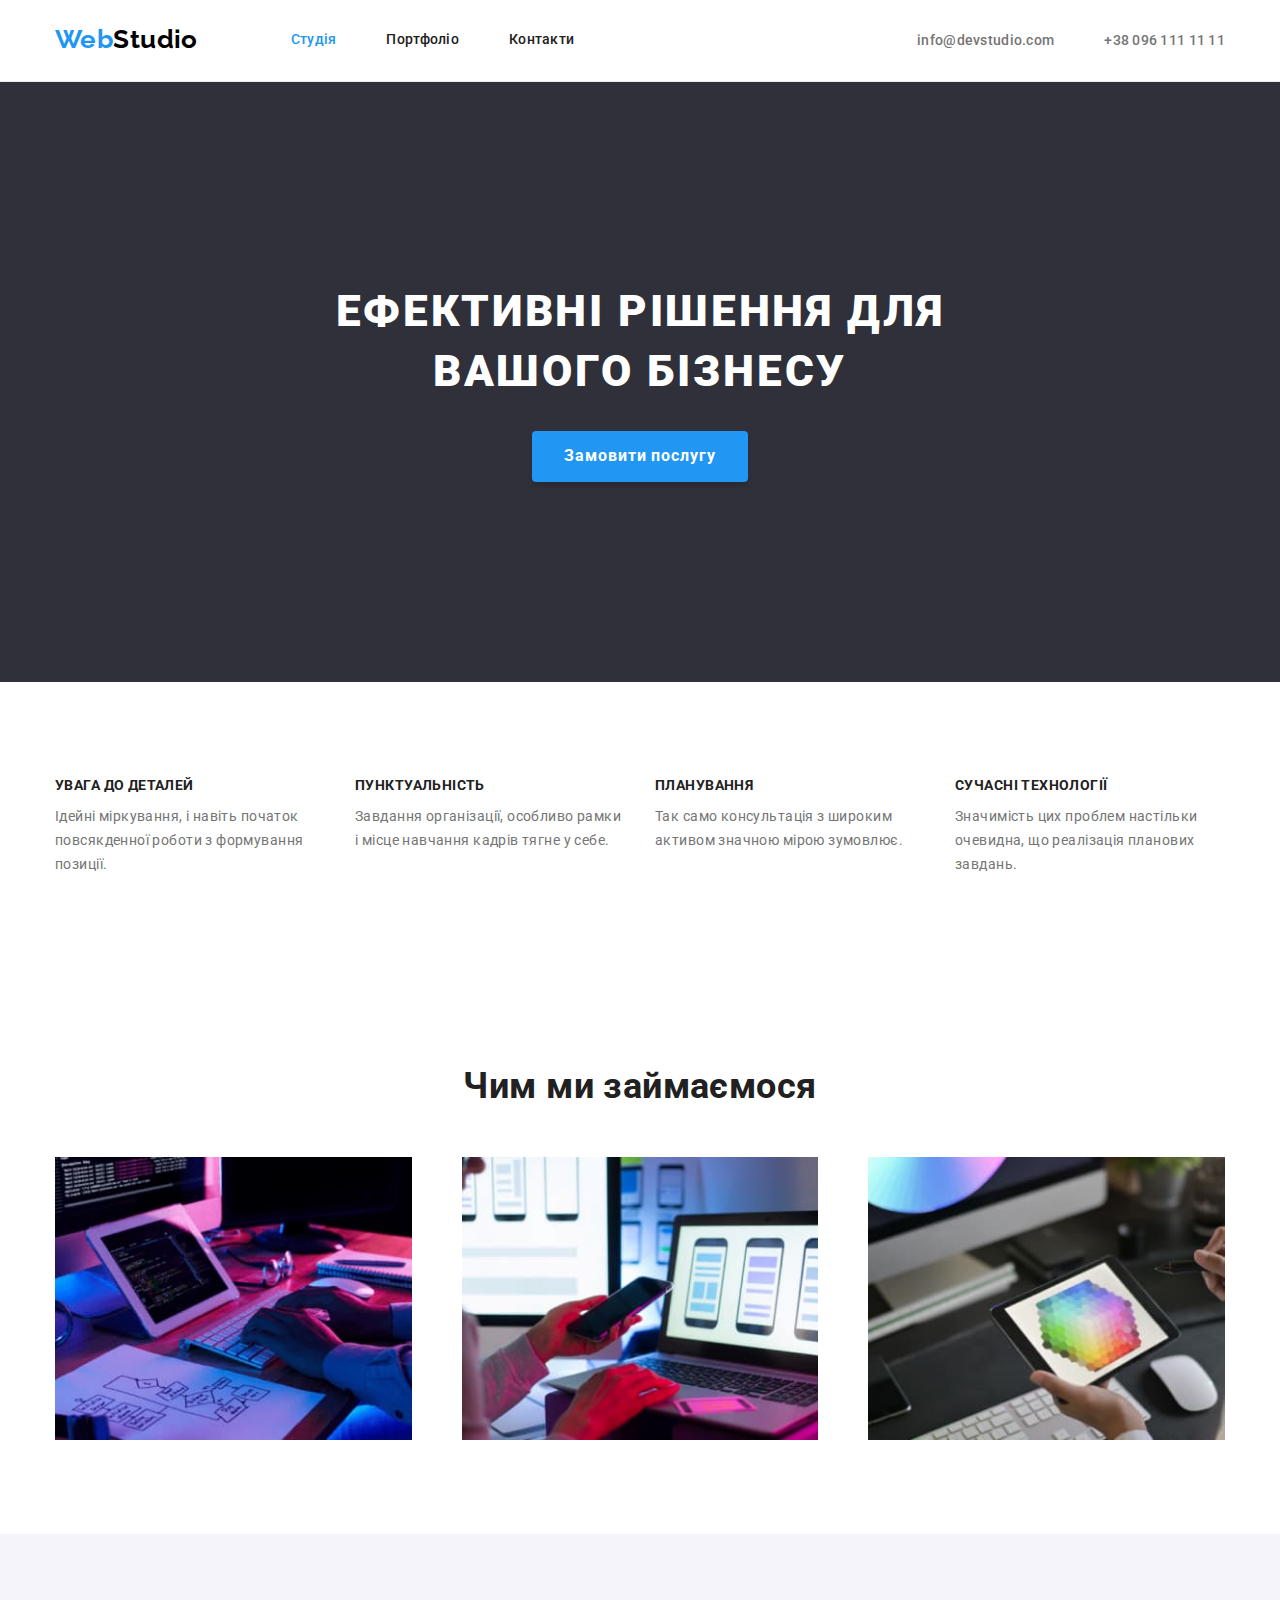
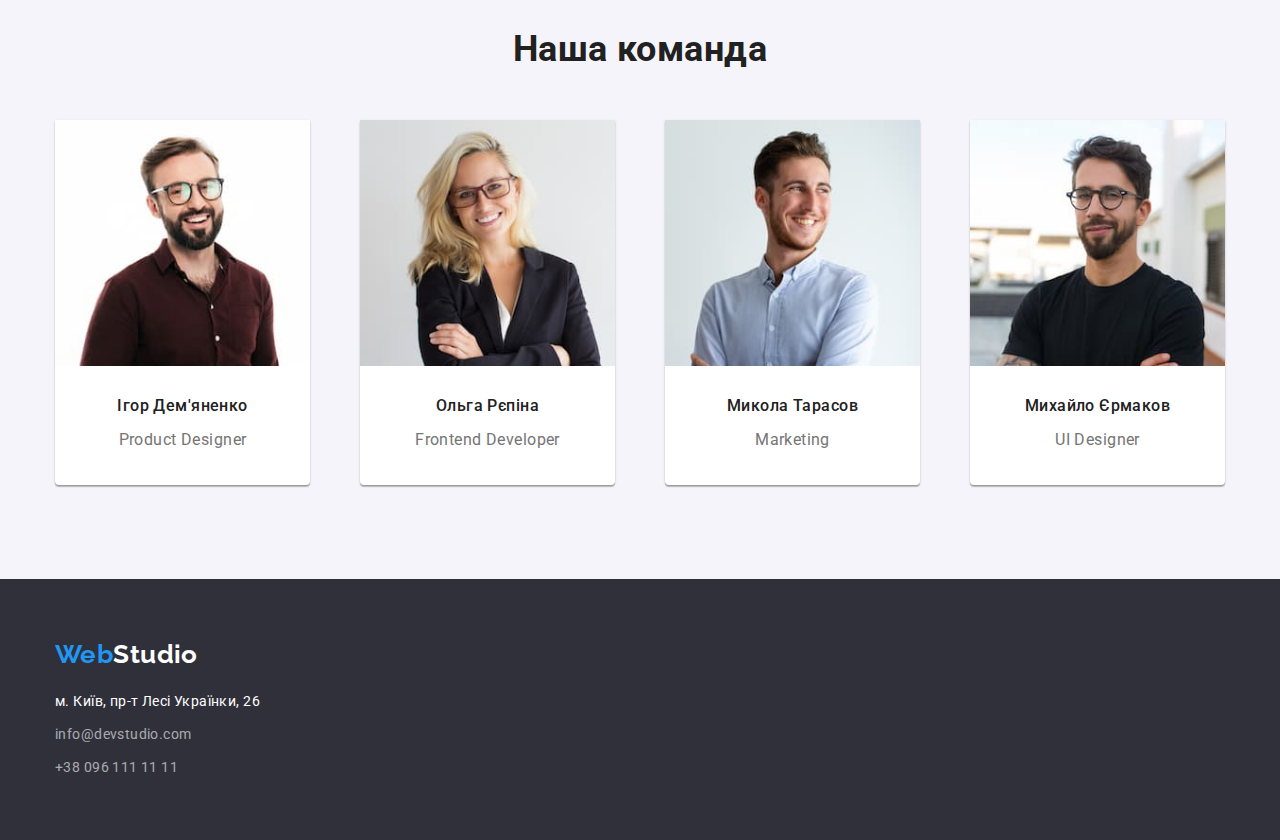
<file: index.html>
<!DOCTYPE html>
<html lang="uk">
<head>
    <meta charset="UTF-8">
    <meta http-equiv="X-UA-Compatible" content="IE=edge">
    <meta name="viewport" content="width=device-width, initial-scale=1.0">
    <title>WebStudio</title>
    <link href="https://fonts.googleapis.com/css2?family=Raleway:wght@700&family=Roboto:wght@400;500;700;900&display=swap"
        rel="stylesheet">
    <link rel="stylesheet" href="https://cdnjs.cloudflare.com/ajax/libs/modern-normalize/1.1.0/modern-normalize.min.css">
    <link rel="stylesheet" href="./css/styles.css">
</head>
<body>
    <!-- Шапка сайту -->
    <header class="pages-header">
        <!-- головна навігація -->
        <div class="container nav">
            <nav class="main-nav">
                <a class="logo link" href="./index.html"> <span class="logo-web" lang="en">Web</span><span lang="en">Studio</span></a>
                    <ul class="site-nav list">
                        <li class="items"><a href=" index.html" class="link current">Студія</a></li>
                        <li class="items"><a href="./portfolio.html" class="link">Портфоліо</a></li>
                        <li class="items"><a href="" class="link">Контакти</a></li>
                    </ul>
            </nav>
            <ul class="auth-nav list">
                <li class="items"><a href="mailto:info@devstudio.com" class="link" lang="en">info@devstudio.com</a></li>
                <li class="items"><a href="telto:+380961111111" class="link">+38 096 111 11 11</a></li>
            </ul>
        </div>
    </header>
    <!-- Основний контент -->
    <main>
            <!-- банер -->
            <div class="hero-box">
                <section class="hero">
                    <h1 class="hero-title">Ефективні рішення для вашого бізнесу</h1>
                    <button class="hero-button" type="button">Замовити послугу</button>
                </section>
            </div>
            <!-- Переваги компанії -->
            <section class="section">
                <div class="container">
                    <h2 class="hidden-title"> Переваги компанії </h2>
                    <ul class="list features">
                        <li class="features-description">
                            <h3 class="title">Увага до деталей</h3>
                            <p class="features-text">Ідейні міркування, і навіть початок повсякденної роботи з формування позиції.</p>
                        </li>
                    
                        <li class="features-description">
                            <h3 class="title">Пунктуальність</h3>
                            <p class="features-text">Завдання організації, особливо рамки і місце навчання кадрів тягне у себе.</p>
                        </li>
                    
                        <li class="features-description">
                            <h3 class="title">Планування</h3>
                            <p class="features-text">Так само консультація з широким активом значною мірою зумовлює.</p>
                        </li>
                    
                        <li class="features-description">
                            <h3 class="title">Сучасні технології</h3>
                            <p class="features-text">Значимість цих проблем настільки очевидна, що реалізація планових завдань.</p>
                        </li>
                    </ul>
                </div>               
            </section>

            <!-- Чим займається -->
            <section class="section">
                <div class="container">
                    <h2 class="section-title">Чим ми займаємося</h2>
                    <ul class="services list">
                        <li class="items">
                            <img src="./images/laptop.jpg" alt="Програмування коду" width="370">
                        </li>
                        <li class="items">
                            <img src="./images/phone.jpg" alt="Розробка інтерфейсу" width="370">
                        </li>
                        <li class="items">
                            <img src="./images/design.jpg" alt="Розробка дизайну" width="370">
                        </li>
                    </ul>
                </div>        
            </section>

            <!-- Команда -->
            <section class="teem section">
                <div class="container">
                    <h2 class="section-title">Наша команда</h2>
                    <ul class="team list">
                        <li class="items">
                            <img class="teem-photo" src="./images/product-designer.jpg" alt="Продакт менеджер" width="270">
                            <h3 class="team-title">Ігор Дем'яненко</h3>
                            <p lang="en" class="team-text">Product Designer</p>
                        </li>
                        <li class="items">
                            <img class="teem-photo" src="./images/frontend-develope.jpg" alt="Фронтенд розробник" width="270">
                            <h3 class="team-title">Ольга Рєпіна</h3>
                            <p lang="en" class="team-text">Frontend Developer</p>
                        </li>
                        <li class="items">
                            <img class="teem-photo" src="./images/marketing.jpg" alt="Маркетолог" width="270">
                            <h3 class="team-title">Микола Тарасов</h3>
                            <p lang="en" class="team-text">Marketing</p>
                        </li>
                        <li class="items">
                            <img class="teem-photo" src="./images/ul-designer.jpg" alt="Креативний дизайнер" width="270">
                            <h3 class="team-title">Михайло Єрмаков</h3>
                            <p lang="en" class="team-text">UI Designer</p>
                        </li>
                    </ul>
                </div>
            </section>
    </main>
    <!-- підвал -->
    <footer class="footer">
            <div class="lower container">
                <a class="logo" href="./index.html"><span class="logo-web" lang="en">Web</span><span lang="en">Studio</span></a>
                <address>
                    <ul class="address">
                        <li class="items"><a class="link street" href="https://goo.gl/maps/ELN6AKUcjq5eyxwW9" target="_blank"
                                rel="noopener noreferrer">м. Київ, пр-т Лесі Українки, 26</a></li>
                        <li class="items"><a class="link contacts" href="mailto:info@devstudio.com" lang="en">info@devstudio.com</a></li>
                        <li class="items"><a class="link contacts" href="telto:+380961111111">+38 096 111 11 11</a></li>
                    </ul>
                </address>
            </div>
    </footer>
</body>
</html>
</file>
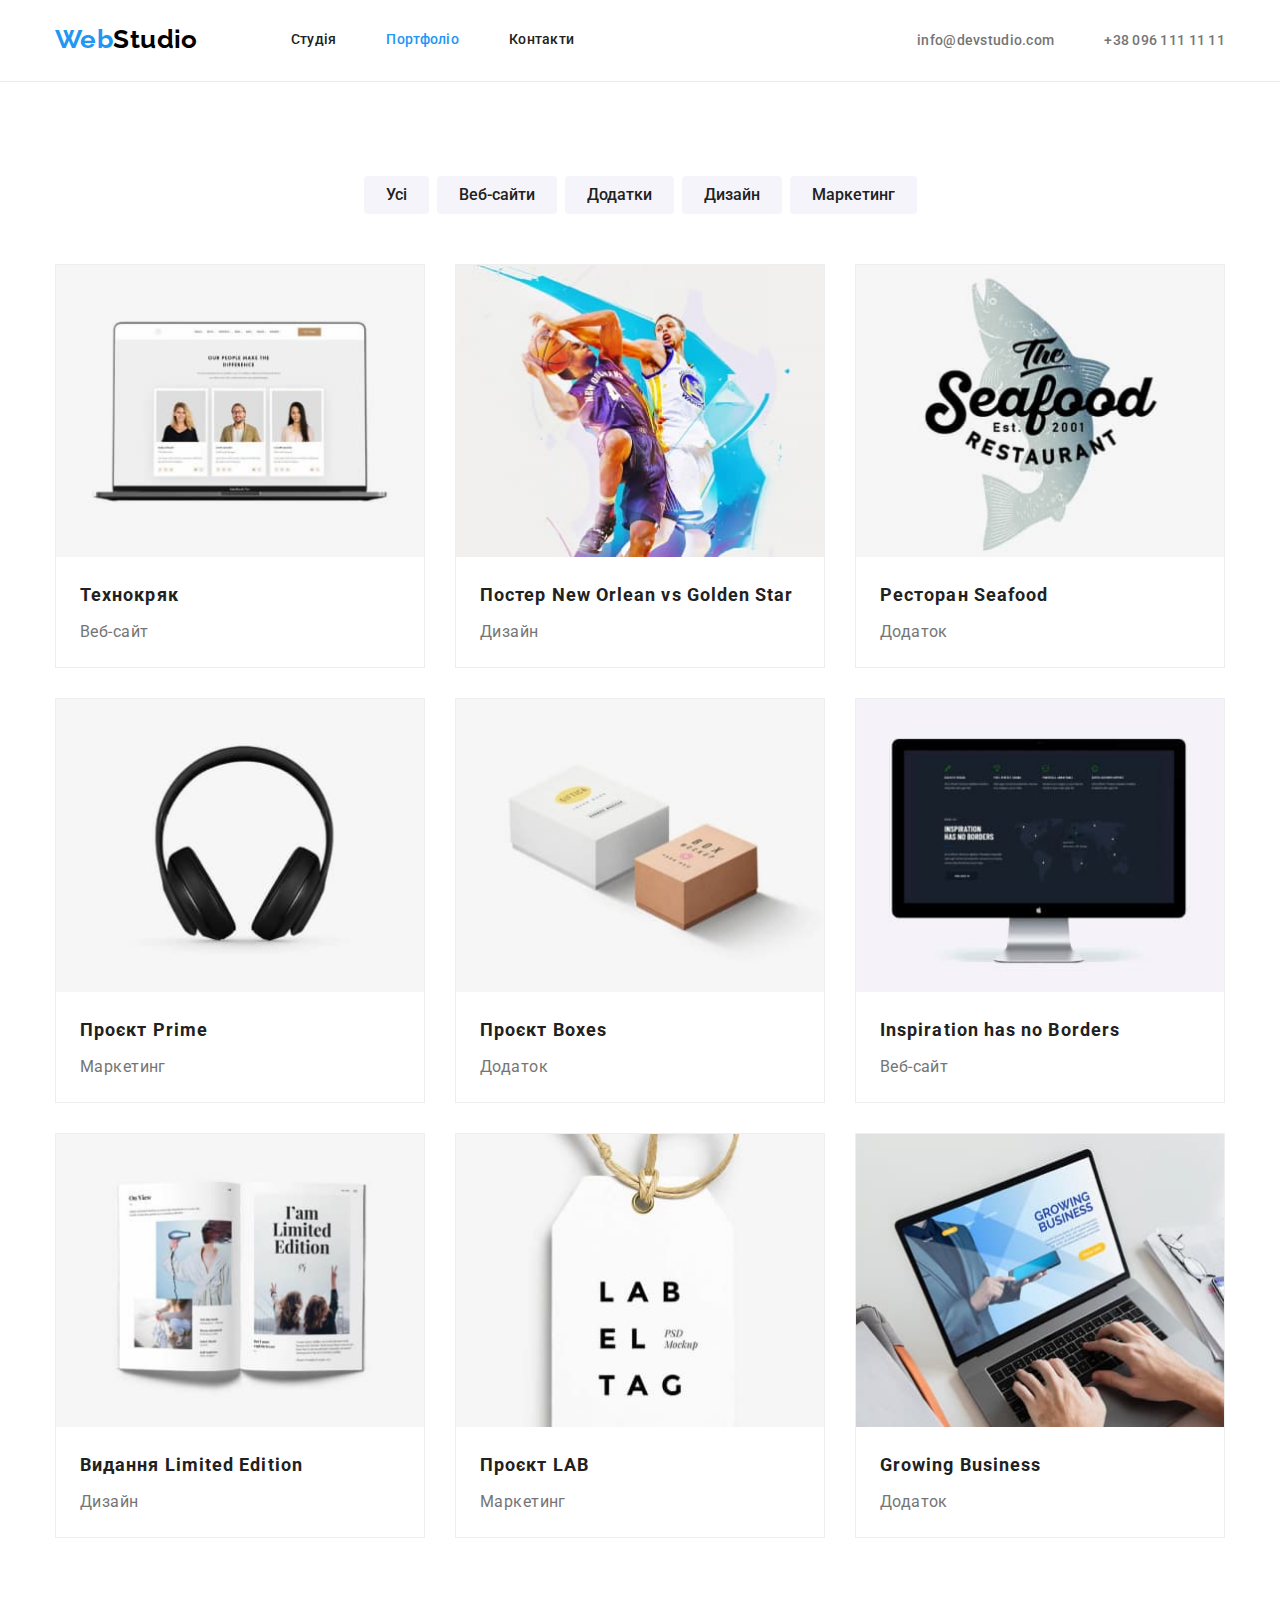
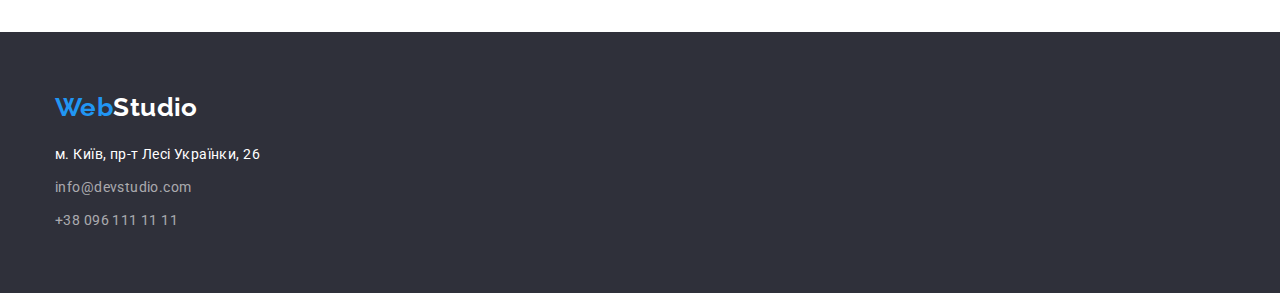
<file: portfolio.html>
<!DOCTYPE html>
<html lang="uk">

<head>
    <meta charset="UTF-8">
    <meta http-equiv="X-UA-Compatible" content="IE=edge">
    <meta name="viewport" content="width=device-width, initial-scale=1.0">
    <title>Portgolio</title>
    <link rel="preconnect" href="https://fonts.googleapis.com">
    <link rel="preconnect" href="https://fonts.gstatic.com" crossorigin>
    <link href="https://fonts.googleapis.com/css2?family=Raleway:wght@700&family=Roboto:wght@400;500;700;900&display=swap"
        rel="stylesheet">
    <link rel="stylesheet" href="https://cdnjs.cloudflare.com/ajax/libs/modern-normalize/1.1.0/modern-normalize.min.css">
    <link rel="stylesheet" href="./css/styles.css">
</head>

<body>
    <!-- Шапка сайту -->
    <header class="pages-header">
        <!-- головна навігація -->
        <div class="container nav">
            <nav class="main-nav">
                <a class="logo link" href="./index.html"> <span class="logo-web" lang="en">Web</span><span
                        lang="en">Studio</span></a>
                <ul class="site-nav list">
                    <li class="items"><a href=" index.html" class="link">Студія</a></li>
                    <li class="items"><a href="./portfolio.html" class="link current">Портфоліо</a></li>
                    <li class="items"><a href="" class="link">Контакти</a></li>
                </ul>
            </nav>
            <ul class="auth-nav list">
                <li class="items"><a href="mailto:info@devstudio.com" class="link" lang="en">info@devstudio.com</a></li>
                <li class="items"><a href="telto:+380961111111" class="link">+38 096 111 11 11</a></li>
            </ul>
        </div>
    </header>
    <!-- Основний контент -->
    <main>
        <section class="section">
            <div class="container">
                <h1 class="hidden-title">Навігація з прикладами робіт</h1>
                <ul class="work-nav list">
                    <li class="items"> <button class="button" type="button">Усі</button> </li>
                    <li class="items"> <button class="button" type="button">Веб-сайти</button> </li>
                    <li class="items"> <button class="button" type="button">Додатки</button> </li>
                    <li class="items"> <button class="button" type="button">Дизайн</button> </li>
                    <li class="items"> <button class="button" type="button">Маркетинг</button> </li>
                </ul>
                <ul class="work list">
                    <li class="items">
                        <a class="link" href="" target="_blank">
                            <img class="work-photo" src="./images/technokryak.jpg" alt="Технокряк" width="370">
                            <h2 class="work-title">Технокряк</h2>
                            <p class="work-text">Веб-сайт</p>
                        </a>
                    </li>
                    <li class="items">
                        <a class="link" href="" target="_blank">
                            <img class="work-photo" src="./images/poster.jpg" alt="постер" width="370">
                            <h2 class="work-title">Постер <span lang="en">New Orlean vs Golden Star</span> </h2>
                            <p class="work-text">Дизайн</p>
                        </a>
                    </li>
                    <li class="items">
                        <a class="link" href="" target="_blank">
                            <img class="work-photo" src="./images/seafood.jpg" alt="ресторан" width="370">
                            <h2 class="work-title">Ресторан <span lang="en">Seafood</span> </h2>
                            <p class="work-text">Додаток</p>
                        </a>
                    </li>
                    <li class="items">
                        <a class="link" href="" target="_blank">
                            <img class="work-photo" src="./images/prime.jpg" alt="проєкт прайм" width="370">
                            <h2 class="work-title">Проєкт <span lang="en">Prime</span> </h2>
                            <p class="work-text">Маркетинг</p>
                        </a>
                    </li>
                    <li class="items">
                        <a class="link" href="" target="_blank">
                            <img class="work-photo" src="./images/boxes.jpg" alt="коробки" width="370">
                            <h2 class="work-title">Проєкт <span lang="en">Boxes</span> </h2>
                            <p class="work-text">Додаток</p>
                        </a>
                    </li>
                    <li class="items">
                        <a class="link" href="" target="_blank">
                            <img class="work-photo" src="./images/inspiration.jpg" alt="веб-сайт" width="370">
                            <h2 class="work-title"><span lang="en">Inspiration has no Borders</span></h2>
                            <p class="work-text">Веб-сайт</p>
                        </a>
                    </li>
                    <li class="items">
                        <a class="link" href="" target="_blank">
                            <img class="work-photo" src="./images/limited-edition.jpg" alt="журнал" width="370">
                            <h2 class="work-title">Видання <span lang="en">Limited Edition</span> </h2>
                            <p class="work-text">Дизайн</p>
                        </a>
                    </li>
                    <li class="items">
                        <a class="link" href="" target="_blank">
                            <img class="work-photo" src="./images/lab.jpg" alt="проєкт лаб" width="370">
                            <h2 class="work-title">Проєкт <span lang="en">LAB</span> </h2>
                            <p class="work-text">Маркетинг</p>
                        </a>
                    </li>
                    <li class="items">
                        <a class="link" href="" target="_blank">
                            <img class="work-photo" src="./images/growing-business.jpg" alt="додаток" width="370">
                            <h2 class="work-title"><span lang="en">Growing Business</span></h2>
                            <p class="work-text">Додаток</p>
                        </a>
                    </li>
                </ul>
            </div>
        </section>
    </main>
    <!-- підвал -->
        <footer class="footer">
            <div class="lower container">
                <a class="logo" href="./index.html"><span class="logo-web" lang="en">Web</span><span lang="en">Studio</span></a>
                <address>
                    <ul class="address">
                        <li class="items"><a class="link street" href="https://goo.gl/maps/ELN6AKUcjq5eyxwW9" target="_blank"
                                rel="noopener noreferrer">м. Київ, пр-т Лесі Українки, 26</a></li>
                        <li class="items"><a class="link contacts" href="mailto:info@devstudio.com"
                                lang="en">info@devstudio.com</a></li>
                        <li class="items"><a class="link contacts" href="telto:+380961111111">+38 096 111 11 11</a></li>
                    </ul>
                </address>
            </div>
        </footer>
</body>

</html>
</file>
<file: css/styles.css>
/* main color
#757575  text color
#212121 title color
#FFFFFF hero title, 
#2196F3 accent color
#000000 for logo
rgba(255, 255, 255, 0.6) footer link
*/
:root {
    --primary-text-color: #757575;
    --title-text-color: #212121;
    --accent-color: #2196F3;
    --backgrount-color: #2F303A;
    --main-background-color: #Ffffff;
    --primary-white-color:#ffffff;
    --primary-black-color:#000000;
    --portfolio-nav:#F5F4FA;
    --border-nav: #ECECEC;
    --border-work:#EEEEEE;
}

/* скрытый заголовок  */
.hidden-title {
    position: absolute;
    white-space: nowrap;
    width: 1px;
    height: 1px;
    overflow: hidden;
    border: 0;
    padding: 0;
    clip: rect(0 0 0 0);
    clip-path: inset(50%);
    margin: -1px;
}

/* скидання браузера */
ul {
    list-style: none;
    padding: 0;
    margin: 0;
}

a {
    text-decoration: none;
    color: inherit;
}

h1,
h2,
h3,
h4,
h5,
h6 {
    margin: 0;
}

p {
    margin: 0;
}

address {
    font-style: normal;
}

button {
    font-family: inherit;
    padding: 0;
    margin: 0;
}

img {
    display: block;
    max-width: 100%;
    height: auto;
}

.container{
    max-width: 1200px;
    width: 100%;
    margin-left: auto;
    margin-right: auto;
    padding-left: 15px;
    padding-right: 15px;
}

.section{
    padding-top: 94px;
    padding-bottom: 94px;
}

body{
    color: var(--primary-text-color);
    background-color: var(--main-background-color);

    font-family: 'Roboto', sans-serif;
    letter-spacing: 0.03em;
    font-weight: 400;
    font-size: 14px;
    line-height: 1.17;
}

.site-nav .link.current{
    color: var(--accent-color);
}

/* index-styles */

.pages-header{
    border-bottom: 1px solid var(--border-nav);
}

.container.nav{
    display: flex;
}

.main-nav{
    display: flex;
}

/* logo */
.logo-web{
    color: var(--accent-color);
}

.logo{
    color: var(--primary-black-color);

    font-family: 'Raleway', sans-serif;
    font-weight: 700;
    font-size: 26px;
    line-height: 1.2;
}

.logo:hover,
.logo:focus{
    color: var(--accent-color);
}

.main-nav .logo{
    padding-top: 24px;
    padding-bottom: 24px;
    margin-right: 93px;
}

/* site-nav */

.site-nav{
    display: flex;
}

.site-nav .link{
    display: block;

    padding-top: 32px;
    padding-bottom: 32px;

    color: var(--title-text-color);

    font-weight: 500;
    font-size: 14px;
    line-height: 1.14;
    letter-spacing: 0.02em; 
}

.site-nav .items:not(:last-child){
    margin-right: 50px;
}

.site-nav .link:hover,
.site-nav .link:focus{
    color: var(--accent-color);
}

.auth-nav{
    display: flex;
    margin-left: auto;
}

.auth-nav .items:not(:last-child){
    margin-right: 50px;
}

.auth-nav .link{
    display: block;

    padding-top: 32px;
    padding-bottom: 32px;
    
    color: var(--primary-text-color);

    font-weight: 500;
    font-size: 14px;
    line-height: 1.2;
    letter-spacing: 0.02em;
}

.auth-nav .link:hover,
.auth-nav .link:focus{
    color: var(--accent-color);
}

/* Hero */
.hero-box{
    max-width: 1600px;
    margin-left: auto;
    margin-right: auto;

    text-align: center;

    background-color: var(--backgrount-color);
}

.hero{
    max-width: 695px;
    padding-top: 200px;
    padding-bottom: 200px;
    margin-right: auto;
    margin-left: auto;
}


.hero-title{
    margin-bottom: 30px;

    color: var(--primary-white-color);

    font-weight: 900;
    font-size: 44px;
    line-height: 1.36;
    text-align: center;
    letter-spacing: 0.06em;
    text-transform: uppercase;
}

.hero-button{
    padding: 10px 32px;
    margin-left: auto;
    margin-right: auto;

    box-shadow: 0px 4px 4px rgba(0, 0, 0, 0.15);
    border: 0;
    border-radius: 4px;

    color: var(--primary-white-color);
    background-color: var(--accent-color);

    cursor: pointer;
    font-family: inherit;
    font-weight: 700;
    font-size: 16px;
    line-height: 1.88;
    letter-spacing: 0.06em;
}

.hero-button:hover,
.hero-button:focus{
    color: var(--primary-black-color);
}

.hero-button:focus{
    color: var(--accent-color);
    background-color: ;
}

/* section*/

.section-title{
    margin-bottom: 50px;

    color: var(--title-text-color);

    font-weight: 700;
    font-size: 36px;
    line-height: 1.17;
    text-align: center;
}


/* section  features*/

.list.features{
    display: flex;
}

.features .title{
    margin-bottom: 10px;

    color: var(--title-text-color);

    font-weight: 700;
    font-size: 14px;
    line-height: 1.4;
    text-transform: uppercase;
}

.features-description{
    flex-basis: 270px;
}

.features-description:not(:last-child){
    margin-right: 30px;
}

.features-text{
    font-weight: 400;
    font-size: 14px;
    line-height: 1.7;
}

/* section  services*/

.services{
    display: flex;
    flex-wrap: wrap;
    gap: 50px;
}

.services .items{
    flex-basis: calc((100% - 2 * 50px)/3);
}

/* section  teem*/

.teem.section{
    background-color: var(--portfolio-nav);
}

.team{
    display: flex;
    flex-wrap: wrap;
    gap: 50px;

    font-size: 16px;
    line-height: 1.9;
}

.team .items{
    padding-bottom: 30px;

    flex-basis: calc((100% - 3 * 50px)/4);

    background-color: var(--main-background-color);
    text-align: center;

    box-shadow: 0px 1px 3px rgba(0, 0, 0, 0.12), 
    0px 1px 1px rgba(0, 0, 0, 0.14), 
    0px 2px 1px rgba(0, 0, 0, 0.2);
    border-radius: 0px 0px 4px 4px;
}

.teem-photo{
    margin-bottom: 30px;
}

.team-title{
    margin-bottom: 10px;

   color: var(--title-text-color); 
   font-weight: 500;
   font-size: 16px;
   line-height: 1.19;
}

/* footer */

.footer{
    padding-top: 60px;
    padding-bottom: 60px;

    background-color: var(--backgrount-color);
}

.lower{
    display: flex;
    flex-direction: column;
}

.footer .logo{
    margin-bottom: 20px;
    color: var(--primary-white-color);
}

.footer .logo:hover,
.footer .logo:focus{
    color: var(--accent-color);
}
.address .items:not(:last-child){
    margin-bottom: 9px;
}


.footer .street{
    color: var(--primary-white-color);
}

.contacts{
    color: rgba(255, 255, 255, 0.6);
}

.footer .link{
    font-style:normal;
    font-weight: 400;
    font-size: 14px;
    line-height: 1.7;
}

.adaress .link{
    margin-bottom: 9px;
}


.footer .link:hover,
.footer .link:focus{
    color: var(--accent-color);
}

/* портфоліо */

.work-nav{
    display: flex;
    justify-content: center;
    flex-wrap: wrap;

    margin-bottom: 50px;
}

.work-nav .items:not(:last-child){
    margin-right: 8px;
}

.button {
    padding: 6px 22px;

    color: var(--title-text-color);
    background-color: var(--portfolio-nav);
    cursor: pointer;
    font-family: inherit;
    font-weight: 500;
    font-size: 16px;
    line-height: 1.62;
    text-align: center;

    border: 0;
    border-radius: 4px;
}

.button:hover,
.button:focus {
    color: var(--primary-white-color);
    background-color: var(--accent-color);

    box-shadow: 0px 3px 1px rgba(0, 0, 0, 0.1), 
    0px 1px 2px rgba(0, 0, 0, 0.08), 
    0px 2px 2px rgba(0, 0, 0, 0.12);
}

.work{
    display: flex;
    flex-wrap: wrap;
    gap: 30px;
}

.work .items{
    padding-bottom: 20px;
    flex-basis: calc((100% - 2*30px)/3);

    border: 1px solid var(--border-work);
}

.work-photo{
    margin-bottom: 20px;
}

.work-title, .work-text{
    display: block;
    margin-left: 24px;
    margin-right: 24px;
}

.work-title{
    margin-bottom: 4px;

    color: var(--title-text-color);

    font-weight: 700;
    font-size: 18px;
    line-height: 2;
    letter-spacing: 0.06em;
}

.work-text {
    color: var(--primary-text-color);

    font-size: 16px;
    line-height: 1.9;
}
</file>
